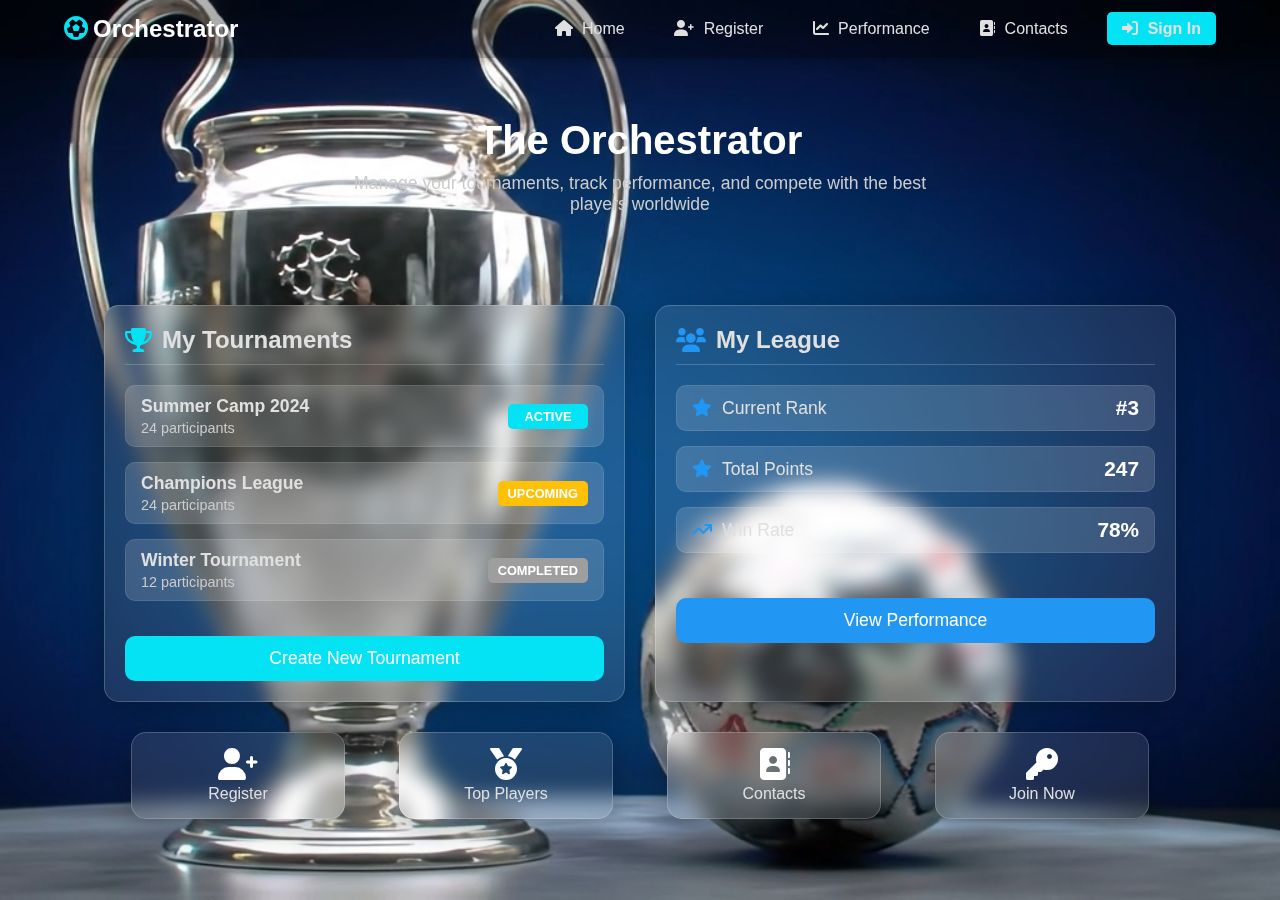
<file: index.html>
<!DOCTYPE html>
<html lang="en">
<head>
    <meta charset="UTF-8">
    <meta name="viewport" content="width=device-width, initial-scale=1.0">
    <title>Football Tournament Manager</title>
    <link rel="stylesheet" href="style.css">
    <link rel="stylesheet" href="https://cdnjs.cloudflare.com/ajax/libs/font-awesome/6.0.0-beta3/css/all.min.css">
</head>
<body>
    <header>
        <div class="logo">
            <i class="fas fa-futbol"></i>Orchestrator
        </div>
        <nav class="main-nav">
            <a href="#"><i class="fas fa-home"></i> Home</a>
            <a href="#"><i class="fas fa-user-plus"></i> Register</a>
            <a href="#"><i class="fas fa-chart-line"></i> Performance</a>
            <a href="#"><i class="fas fa-address-book"></i> Contacts</a>
            <a href="#" class="sign-in-btn"><i class="fas fa-sign-in-alt"></i> Sign In</a>
        </nav>
        <div class="menu-toggle">
            <i class="fas fa-bars"></i>
        </div>
    </header>

    <main>
         <video autoplay muted loop id="bg-video">
        <source src="video1.mp4" type="video/mp4">
        Your browser does not support the video tag.
       </video>
        <section class="hero-section">
            <h1>The Orchestrator</h1>
            <p>Manage your tournaments, track performance, and compete with the best players worldwide</p>
        </section>

        <section class="dashboard-grid">
            <div class="card glass-effect tournaments-card">
                <h2><i class="fas fa-trophy"></i> My Tournaments</h2>
                
                <div class="tournament-item glass-item active">
                    <div>
                       <a href="https://Yodirhydra.github.io/Website-Demo-3/practice.html/Practice/practice.html" target="_self"><h3>Summer Camp 2024</h3></a>
                        <p>24 participants</p>
                    </div>
                    <span class="status active-status">ACTIVE</span>
                </div>

                <div class="tournament-item glass-item upcoming">
                    <div>
                        <h3>Champions League</h3>
                        <p>24 participants</p>
                    </div>
                    <span class="status upcoming-status">UPCOMING</span>
                </div>

                <div class="tournament-item glass-item completed">
                    <div>
                        <h3>Winter Tournament</h3>
                        <p>12 participants</p>
                    </div>
                    <span class="status completed-status">COMPLETED</span>
                </div>

                <button class="create-btn">Create New Tournament</button>
            </div>

            <div class="card glass-effect league-card">
                <h2><i class="fas fa-users"></i> My League</h2>
                
                <div class="league-stat glass-item">
                    <div class="stat-name">
                        <i class="fas fa-star"></i> Current Rank
                    </div>
                    <span class="stat-value">#3</span>
                </div>
                
                <div class="league-stat glass-item">
                    <div class="stat-name">
                        <i class="fas fa-star"></i> Total Points
                    </div>
                    <span class="stat-value">247</span>
                </div>
                
                <div class="league-stat glass-item">
                    <div class="stat-name">
                        <i class="fas fa-arrow-trend-up"></i> Win Rate
                    </div>
                    <span class="stat-value">78%</span>
                </div>

                <button class="view-performance-btn">View Performance</button>
            </div>
        </section>

        <section class="quick-links">
            <div class="quick-link-item glass-effect">
                <i class="fas fa-user-plus"></i>
                <p>Register</p>
            </div>
            <div class="quick-link-item glass-effect">
                <i class="fas fa-medal"></i>
                <p>Top Players</p>
            </div>
            <div class="quick-link-item glass-effect">
                <i class="fas fa-address-book"></i>
                <p>Contacts</p>
            </div>
            <div class="quick-link-item glass-effect">
                <i class="fas fa-key"></i>
                <p>Join Now</p>
            </div>
        </section>
    </main>

    <script src="script.js"></script>
</body>

</html>
</file>
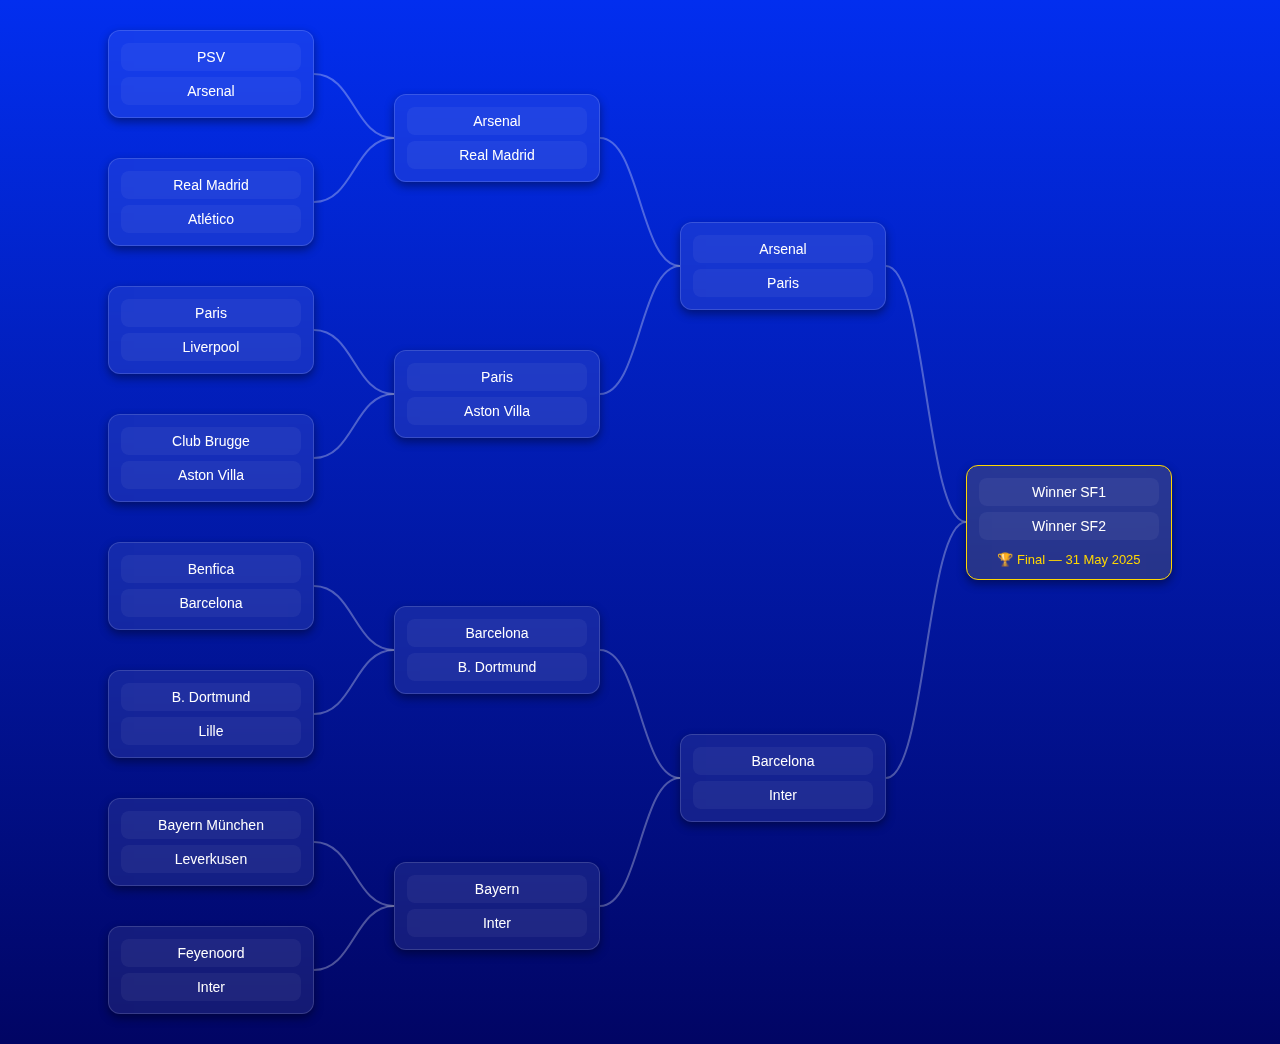
<file: knockout/knoc.html>
<!doctype html>
<html lang="en">
<head>
  <meta charset="utf-8" />
  <meta name="viewport" content="width=device-width,initial-scale=1" />
  <title>Champions League Bracket</title>
  <link rel="stylesheet" href="knoc.css" />
</head>
<body>
  <div class="bracket-wrapper">
    <svg id="lines"></svg>

    <!-- Round of 16 -->
    <div class="round">
      <div class="match" id="r16-1"><span>PSV</span><span>Arsenal</span></div>
      <div class="match" id="r16-2"><span>Real Madrid</span><span>Atlético</span></div>
      <div class="match" id="r16-3"><span>Paris</span><span>Liverpool</span></div>
      <div class="match" id="r16-4"><span>Club Brugge</span><span>Aston Villa</span></div>
      <div class="match" id="r16-5"><span>Benfica</span><span>Barcelona</span></div>
      <div class="match" id="r16-6"><span>B. Dortmund</span><span>Lille</span></div>
      <div class="match" id="r16-7"><span>Bayern München</span><span>Leverkusen</span></div>
      <div class="match" id="r16-8"><span>Feyenoord</span><span>Inter</span></div>
    </div>

    <!-- Quarterfinals -->
    <div class="round">
      <div class="match" id="qf-1"><span>Arsenal</span><span>Real Madrid</span></div>
      <div class="match" id="qf-2"><span>Paris</span><span>Aston Villa</span></div>
      <div class="match" id="qf-3"><span>Barcelona</span><span>B. Dortmund</span></div>
      <div class="match" id="qf-4"><span>Bayern</span><span>Inter</span></div>
    </div>

    <!-- Semifinals -->
    <div class="round">
      <div class="match" id="sf-1"><span>Arsenal</span><span>Paris</span></div>
      <div class="match" id="sf-2"><span>Barcelona</span><span>Inter</span></div>
    </div>

    <!-- Final -->
    <div class="round">
      <div class="match final" id="final">
        <span>Winner SF1</span>
        <span>Winner SF2</span>
        <div class="cup">🏆 Final — 31 May 2025</div>
      </div>
    </div>
  </div>

  <script src="knoc.js"></script>
</body>
</html>
</file>
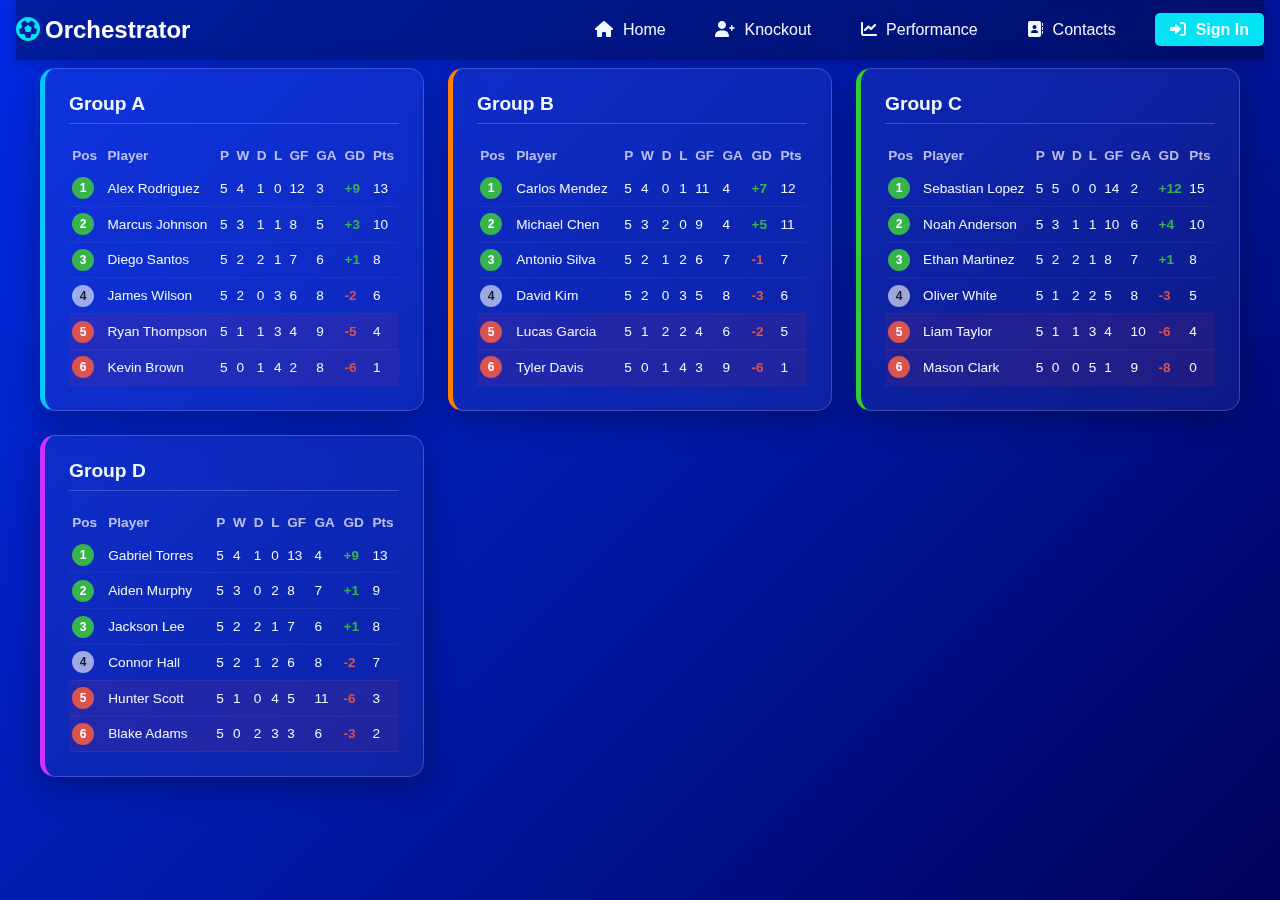
<file: Practice/practice.html>
<!DOCTYPE html>
<html lang="en">
<head>
    <meta charset="UTF-8">
    <meta name="viewport" content="width=device-width, initial-scale=1.0">
    <title>Football Tournament Manager</title>
    <link rel="stylesheet" href="practice.css">
    <link rel="stylesheet" href="https://cdnjs.cloudflare.com/ajax/libs/font-awesome/6.0.0-beta3/css/all.min.css">
</head>
<body>
    <header>
        <div class="logo">
            <i class="fas fa-futbol"></i>Orchestrator
        </div>
        <nav class="main-nav">
            <a href="#"><i class="fas fa-home"></i> Home</a>
            <a href="https://yodirhydra.github.io/Website-Demo-3/practice.html/knockout/knoc.html" target="_self"><i class="fas fa-user-plus"></i> Knockout</a>
            <a href="#"><i class="fas fa-chart-line"></i> Performance</a>
            <a href="#"><i class="fas fa-address-book"></i> Contacts</a>
            <a href="#" class="sign-in-btn"><i class="fas fa-sign-in-alt"></i> Sign In</a>
        </nav>
        <div class="menu-toggle">
            <i class="fas fa-bars"></i>
        </div>
    </header>

     <main class="large-groups-layout">
        <div class="group-container group-a">
            <h2>Group A</h2>
            <table id="groupA">
                <thead>
                    <tr>
                        <th>Pos</th>
                        <th>Player</th>
                        <th>P</th><th>W</th><th>D</th><th>L</th><th>GF</th><th>GA</th><th>GD</th><th>Pts</th>
                    </tr>
                </thead>
                <tbody></tbody>
            </table>
        </div>

        <div class="group-container group-b">
            <h2>Group B</h2>
            <table id="groupB">
                <thead>
                    <tr>
                        <th>Pos</th><th>Player</th><th>P</th><th>W</th><th>D</th><th>L</th><th>GF</th><th>GA</th><th>GD</th><th>Pts</th>
                    </tr>
                </thead>
                <tbody></tbody>
            </table>
        </div>

        <div class="group-container group-c">
            <h2>Group C</h2>
            <table id="groupC">
                <thead>
                    <tr>
                        <th>Pos</th><th>Player</th><th>P</th><th>W</th><th>D</th><th>L</th><th>GF</th><th>GA</th><th>GD</th><th>Pts</th>
                    </tr>
                </thead>
                <tbody></tbody>
            </table>
        </div>

        <div class="group-container group-d">
            <h2>Group D</h2>
            <table id="groupD">
                <thead>
                    <tr>
                        <th>Pos</th><th>Player</th><th>P</th><th>W</th><th>D</th><th>L</th><th>GF</th><th>GA</th><th>GD</th><th>Pts</th>
                    </tr>
                </thead>
                <tbody></tbody>
            </table>
        </div>
    </main>

    <script src="practice.js"></script>
</body>
</html>
</file>
<file: style.css>
/* Custom properties for easy color changes based on the new image */
:root {
    --primary-green: #03e3f4;
    --primary-blue: #2196F3; /* View Performance button, League icon colors */
    --status-upcoming: #FFC107; /* Status: Upcoming */
    --status-completed: #9E9E9E; /* Status: Completed */

    --text-color: #e0e0e0;
    --background-start: #022eef; 
    --background-end:#010564 ;
    --card-bg-light: rgba(255, 255, 255, 0.1); /* Main Box Glass */
    --nested-bg-light: rgba(255, 255, 255, 0.05); /* Nested Box Glass */
}
#bg-video {
    position: fixed;
    top: 50%;
    left: 50%;
    min-width: 100%;
    min-height: 100%;
    width: auto;
    height: auto;
    z-index: -2; /* Place it behind the content */
    transform: translate(-50%, -50%);
    object-fit: cover; /* Ensures the video covers the entire screen */
}
/* Global Reset and Background */
* {
    margin: 0;
    padding: 0;
    box-sizing: border-box;
    font-family: sans-serif;
}

body {
    background: linear-gradient(135deg, var(--background-start) 0%, var(--background-end) 100%);
    color: var(--text-color);
    min-height: 100vh;
    padding-bottom: 30px;
}

a {
    color: var(--text-color);
    text-decoration: none;
    transition: color 0.3s;
}

a:hover {
    color: var(--primary-green);
}

/* --- Glass Effect Classes --- */

/* Main Card Glass Effect */
.glass-effect {
    background: var(--card-bg-light);
    backdrop-filter: blur(10px);
    -webkit-backdrop-filter: blur(10px);
    border: 1px solid rgba(255, 255, 255, 0.2);
    border-radius: 15px;
    box-shadow: 0 8px 32px 0 rgba(0, 0, 0, 0.3);
    padding: 20px;
}

/* Nested Item Glass Effect */
.glass-item {
    background: var(--nested-bg-light);
    backdrop-filter: blur(5px);
    -webkit-backdrop-filter: blur(5px);
    border: 1px solid rgba(255, 255, 255, 0.1);
    border-radius: 10px;
    margin-bottom: 15px;
    padding: 10px 15px;
    transition: transform 0.2s;
    display: flex;
    justify-content: space-between;
    align-items: center;
}

.glass-item:hover {
    transform: translateY(-3px);
    box-shadow: 0 4px 15px rgba(0, 0, 0, 0.5);
}

/* Header and Navigation */
header {
    display: flex;
    justify-content: space-between;
    align-items: center;
    padding: 15px 5%;
    background: rgba(0, 0, 0, 0.3);
    box-shadow: 0 2px 10px rgba(0, 0, 0, 0.2);
    position: sticky;
    top: 0;
    z-index: 1000;
}

.logo {
    font-size: 1.5em;
    font-weight: bold;
    color: white;
}

.logo i {
    color: var(--primary-green);
    margin-right: 5px;
}

.main-nav a {
    margin-left: 25px;
    padding: 5px 10px;
    border-radius: 5px;
    transition: background 0.3s;
}

.main-nav a:hover {
    background: rgba(255, 255, 255, 0.1);
}

.main-nav i {
    margin-right: 5px;
}

.sign-in-btn {
    background-color: var(--primary-green);
    padding: 8px 15px !important;
    border-radius: 20px;
    font-weight: bold;
}

.sign-in-btn:hover {
    background-color: #66BB6A;
    color: white;
}

.menu-toggle {
    display: none;
    font-size: 1.5em;
    cursor: pointer;
}

/* Hero Section */
.hero-section {
    text-align: center;
    padding: 60px 5%;
}

.hero-section h1 {
    font-size: 2.5em;
    margin-bottom: 10px;
    color: white;
}

.hero-section p {
    font-size: 1.1em;
    max-width: 600px;
    margin: 0 auto;
    color: #cccccc;
}

/* Dashboard Grid */
.dashboard-grid {
    display: grid;
    grid-template-columns: 1fr 1fr;
    gap: 30px;
    max-width: 1200px;
    margin: 30px auto;
    padding: 0 5%;
}

/* Card Headers: Apply color to icons based on the image (My Tournaments is green/My League is blue) */
.card h2 {
    font-size: 1.5em;
    margin-bottom: 20px;
    border-bottom: 1px solid rgba(255, 255, 255, 0.2);
    padding-bottom: 10px;
    display: flex;
    align-items: center;
}

.tournaments-card h2 i {
    color: var(--primary-green); /* Trophy icon color */
    margin-right: 10px;
}

.league-card h2 i {
    color: var(--primary-blue); /* Users icon color */
    margin-right: 10px;
}

/* Tournaments Card Styling */
.tournament-item {
    display: flex;
    justify-content: space-between;
    align-items: center;
}

.tournament-item h3 {
    font-size: 1.1em;
    margin-bottom: 3px;
}

.tournament-item p {
    font-size: 0.9em;
    color: #cccccc;
}

.status {
    padding: 5px 10px;
    border-radius: 5px; /* Boxier look as in the image */
    font-size: 0.8em;
    font-weight: bold;
    text-transform: uppercase;
    color: white; /* Changed status text color to white for better contrast on colored backgrounds */
    min-width: 80px;
    text-align: center;
}

.active-status { background-color: var(--primary-green); }
.upcoming-status { background-color: var(--status-upcoming); }
.completed-status { background-color: var(--status-completed); }

.create-btn {
    width: 100%;
    padding: 12px;
    background-color: var(--primary-green); /* Green button */
    color: white;
    border: none;
    border-radius: 10px;
    font-size: 1.1em;
    cursor: pointer;
    margin-top: 20px;
    transition: background-color 0.3s;
}

.create-btn:hover {
    background-color: #66BB6A;
}

/* League Card Styling */
.league-card .glass-item {
    padding: 10px 15px;
}

.league-stat .stat-name {
    display: flex;
    align-items: center;
    font-size: 1.1em;
    flex-grow: 1;
}

.league-stat i {
    margin-right: 10px;
    color: var(--primary-blue); /* All league icons are blue */
}

.stat-value {
    font-weight: bold;
    font-size: 1.3em;
    color: white;
    min-width: 60px;
    text-align: right;
}

.view-performance-btn {
    width: 100%;
    padding: 12px;
    background-color: var(--primary-blue); /* Blue button */
    color: white;
    border: none;
    border-radius: 10px;
    font-size: 1.1em;
    cursor: pointer;
    margin-top: 30px;
    transition: background-color 0.3s;
}

.view-performance-btn:hover {
    background-color: #4C97DC;
}

/* Quick Links Section */
.quick-links {
    display: flex;
    justify-content: space-around;
    max-width: 1200px;
    margin: 30px auto 0;
    padding: 0 5%;
}

.quick-link-item {
    text-align: center;
    width: 20%;
    padding: 15px 10px;
    cursor: pointer;
    transition: transform 0.3s, background 0.3s;
}

.quick-link-item:hover {
    transform: translateY(-5px);
    background: rgba(255, 255, 255, 0.2);
}

.quick-link-item i {
    font-size: 2em;
    margin-bottom: 5px;
    color: white;
}


/* --- Responsiveness --- */
@media (max-width: 900px) {
    .dashboard-grid {
        grid-template-columns: 1fr;
        gap: 20px;
    }

    .quick-links {
        flex-wrap: wrap;
        gap: 20px;
        justify-content: center;
    }

    .quick-link-item {
        width: 45%;
    }
}

@media (max-width: 768px) {
    .main-nav {
        display: none;
        position: absolute;
        top: 60px;
        right: 0;
        width: 100%;
        background: rgba(0, 0, 0, 0.9);
        flex-direction: column;
        text-align: center;
        padding: 10px 0;
    }

    .main-nav.active {
        display: flex;
    }

    .main-nav a {
        margin: 10px 0;
        padding: 10px;
        width: 90%;
        border-bottom: 1px solid rgba(255, 255, 255, 0.1);
    }
    
    .menu-toggle {
        display: block;
    }
}

@media (max-width: 480px) {
    .hero-section h1 {
        font-size: 1.8em;
    }

    .quick-link-item {
        width: 100%;
    }

    .glass-item {
        flex-direction: column;
        align-items: flex-start;
    }

    .tournament-item .status {
        align-self: flex-end;
        margin-top: 5px;
    }
    
    .league-stat .stat-name {
        margin-bottom: 5px;
    }

    .league-stat .stat-value {
        align-self: flex-end;
    }
}
</file>
<file: knockout/knoc.css>
body {
  margin: 0;
 background: linear-gradient(180deg, #022eef, #010564);
  font-family: "Inter", sans-serif;
  color: #fff;
  display: flex;
  justify-content: center;
  align-items: flex-start;
  padding: 30px;
  overflow-x: auto;
}

.bracket-wrapper {
  display: flex;
  gap: 80px;
  position: relative;
}

.round {
  display: flex;
  flex-direction: column;
  justify-content: space-around;
  gap: 40px;
  position: relative;
}

.match {
  min-width: 180px;
  padding: 12px;
  border-radius: 12px;
  background: rgba(255, 255, 255, 0.08);
  backdrop-filter: blur(10px);
  border: 1px solid rgba(255, 255, 255, 0.15);
  box-shadow: 0 4px 10px rgba(0,0,0,0.4);
  display: flex;
  flex-direction: column;
  gap: 6px;
  text-align: center;
  position: relative;
  z-index: 2;
}

.match span {
  padding: 6px;
  border-radius: 8px;
  font-size: 14px;
  background: rgba(255,255,255,0.05);
}

.final {
  background: rgba(255, 215, 0, 0.15);
  border: 1px solid gold;
}

.cup {
  margin-top: 6px;
  font-size: 13px;
  color: gold;
}

svg#lines {
  position: absolute;
  top: 0;
  left: 0;
  width: 100%;
  height: 100%;
  pointer-events: none;
  z-index: 1;
}
</file>
<file: Practice/practice.css>
/* Custom properties for easy color changes based on the new image */
:root {
    --primary-green: #03e3f4;
    --primary-blue: #2196F3; /* View Performance button, League icon colors */
    --status-upcoming: #FFC107; /* Status: Upcoming */
    --status-completed: #9E9E9E; /* Status: Completed */

    --text-color: #e0e0e0;
    --background-start: #022eef; 
    --background-end:#010564 ;
    --card-bg-light: rgba(255, 255, 255, 0.1); /* Main Box Glass */
    --nested-bg-light: rgba(255, 255, 255, 0.05); /* Nested Box Glass */
}
#bg-video {
    position: fixed;
    top: 50%;
    left: 50%;
    min-width: 100%;
    min-height: 100%;
    width: auto;
    height: auto;
    z-index: -2; /* Place it behind the content */
    transform: translate(-50%, -50%);
    object-fit: cover; /* Ensures the video covers the entire screen */
}
/* Global Reset and Background */
* {
    margin: 0;
    padding: 0;
    box-sizing: border-box;
    font-family: sans-serif;
}

body {
    background: linear-gradient(135deg, var(--background-start) 0%, var(--background-end) 100%);
    color: var(--text-color);
    min-height: 100vh;
    padding-bottom: 30px;
}

a {
    color: var(--text-color);
    text-decoration: none;
    transition: color 0.3s;
}

a:hover {
    color: var(--primary-green);
}

/* --- Glass Effect Classes --- */

/* Main Card Glass Effect */
.glass-effect {
    background: var(--card-bg-light);
    backdrop-filter: blur(10px);
    -webkit-backdrop-filter: blur(10px);
    border: 1px solid rgba(255, 255, 255, 0.2);
    border-radius: 15px;
    box-shadow: 0 8px 32px 0 rgba(0, 0, 0, 0.3);
    padding: 20px;
}

/* Nested Item Glass Effect */
.glass-item {
    background: var(--nested-bg-light);
    backdrop-filter: blur(5px);
    -webkit-backdrop-filter: blur(5px);
    border: 1px solid rgba(255, 255, 255, 0.1);
    border-radius: 10px;
    margin-bottom: 15px;
    padding: 10px 15px;
    transition: transform 0.2s;
    display: flex;
    justify-content: space-between;
    align-items: center;
}

.glass-item:hover {
    transform: translateY(-3px);
    box-shadow: 0 4px 15px rgba(0, 0, 0, 0.5);
}

/* Header and Navigation */
header {
    display: flex;
    justify-content: space-between;
    align-items: center;
    padding: 15px 5%;
    background: rgba(0, 0, 0, 0.3);
    box-shadow: 0 2px 10px rgba(0, 0, 0, 0.2);
    position: sticky;
    top: 0;
    z-index: 1000;
}

.logo {
    font-size: 1.5em;
    font-weight: bold;
    color: white;
}

.logo i {
    color: var(--primary-green);
    margin-right: 5px;
}

.main-nav a {
    margin-left: 25px;
    padding: 5px 10px;
    border-radius: 5px;
    transition: background 0.3s;
}

.main-nav a:hover {
    background: rgba(255, 255, 255, 0.1);
}

.main-nav i {
    margin-right: 5px;
}

.sign-in-btn {
    background-color: var(--primary-green);
    padding: 8px 15px !important;
    border-radius: 20px;
    font-weight: bold;
}

.sign-in-btn:hover {
    background-color: #66BB6A;
    color: white;
}

.menu-toggle {
    display: none;
    font-size: 1.5em;
    cursor: pointer;
}

/* Hero Section */
.hero-section {
    text-align: center;
    padding: 60px 5%;
}

.hero-section h1 {
    font-size: 2.5em;
    margin-bottom: 10px;
    color: white;
}

.hero-section p {
    font-size: 1.1em;
    max-width: 600px;
    margin: 0 auto;
    color: #cccccc;
}

/* Dashboard Grid */
.dashboard-grid {
    display: grid;
    grid-template-columns: 1fr 1fr;
    gap: 30px;
    max-width: 1200px;
    margin: 30px auto;
    padding: 0 5%;
}

/* Card Headers: Apply color to icons based on the image (My Tournaments is green/My League is blue) */
.card h2 {
    font-size: 1.5em;
    margin-bottom: 20px;
    border-bottom: 1px solid rgba(255, 255, 255, 0.2);
    padding-bottom: 10px;
    display: flex;
    align-items: center;
}

.tournaments-card h2 i {
    color: var(--primary-green); /* Trophy icon color */
    margin-right: 10px;
}

.league-card h2 i {
    color: var(--primary-blue); /* Users icon color */
    margin-right: 10px;
}

/* Tournaments Card Styling */
.tournament-item {
    display: flex;
    justify-content: space-between;
    align-items: center;
}

.tournament-item h3 {
    font-size: 1.1em;
    margin-bottom: 3px;
}

.tournament-item p {
    font-size: 0.9em;
    color: #cccccc;
}

.status {
    padding: 5px 10px;
    border-radius: 5px; /* Boxier look as in the image */
    font-size: 0.8em;
    font-weight: bold;
    text-transform: uppercase;
    color: white; /* Changed status text color to white for better contrast on colored backgrounds */
    min-width: 80px;
    text-align: center;
}

.active-status { background-color: var(--primary-green); }
.upcoming-status { background-color: var(--status-upcoming); }
.completed-status { background-color: var(--status-completed); }

.create-btn {
    width: 100%;
    padding: 12px;
    background-color: var(--primary-green); /* Green button */
    color: white;
    border: none;
    border-radius: 10px;
    font-size: 1.1em;
    cursor: pointer;
    margin-top: 20px;
    transition: background-color 0.3s;
}

.create-btn:hover {
    background-color: #66BB6A;
}

/* League Card Styling */
.league-card .glass-item {
    padding: 10px 15px;
}

.league-stat .stat-name {
    display: flex;
    align-items: center;
    font-size: 1.1em;
    flex-grow: 1;
}

.league-stat i {
    margin-right: 10px;
    color: var(--primary-blue); /* All league icons are blue */
}

.stat-value {
    font-weight: bold;
    font-size: 1.3em;
    color: white;
    min-width: 60px;
    text-align: right;
}

.view-performance-btn {
    width: 100%;
    padding: 12px;
    background-color: var(--primary-blue); /* Blue button */
    color: white;
    border: none;
    border-radius: 10px;
    font-size: 1.1em;
    cursor: pointer;
    margin-top: 30px;
    transition: background-color 0.3s;
}

.view-performance-btn:hover {
    background-color: #4C97DC;
}

/* Quick Links Section */
.quick-links {
    display: flex;
    justify-content: space-around;
    max-width: 1200px;
    margin: 30px auto 0;
    padding: 0 5%;
}

.quick-link-item {
    text-align: center;
    width: 20%;
    padding: 15px 10px;
    cursor: pointer;
    transition: transform 0.3s, background 0.3s;
}

.quick-link-item:hover {
    transform: translateY(-5px);
    background: rgba(255, 255, 255, 0.2);
}

.quick-link-item i {
    font-size: 2em;
    margin-bottom: 5px;
    color: white;
}


/* --- Responsiveness --- */
@media (max-width: 900px) {
    .dashboard-grid {
        grid-template-columns: 1fr;
        gap: 20px;
    }

    .quick-links {
        flex-wrap: wrap;
        gap: 20px;
        justify-content: center;
    }

    .quick-link-item {
        width: 45%;
    }
}

@media (max-width: 768px) {
    .main-nav {
        display: none;
        position: absolute;
        top: 60px;
        right: 0;
        width: 100%;
        background: rgba(0, 0, 0, 0.9);
        flex-direction: column;
        text-align: center;
        padding: 10px 0;
    }

    .main-nav.active {
        display: flex;
    }

    .main-nav a {
        margin: 10px 0;
        padding: 10px;
        width: 90%;
        border-bottom: 1px solid rgba(255, 255, 255, 0.1);
    }
    
    .menu-toggle {
        display: block;
    }
}

@media (max-width: 480px) {
    .hero-section h1 {
        font-size: 1.8em;
    }

    .quick-link-item {
        width: 100%;
    }

    .glass-item {
        flex-direction: column;
        align-items: flex-start;
    }

    .tournament-item .status {
        align-self: flex-end;
        margin-top: 5px;
    }
    
    .league-stat .stat-name {
        margin-bottom: 5px;
    }

    .league-stat .stat-value {
        align-self: flex-end;
    }
}
/* Base Styles and Gradient Background */
:root {
    --bg-color-start: #022ae3; /* Darker Blue/Green */
    --bg-color-mid: #0119a7;    /* Middle Blue/Green */
    --bg-color-end: #010159;    /* Lighter Blue/Green */

    --glass-bg: rgba(255, 255, 255, 0.05); /* Very light, almost transparent white */
    --glass-border: rgba(255, 255, 255, 0.2); /* Semi-transparent white border */
    --text-color: #f0f8ff; /* Alice Blue */
    --header-color: rgba(255, 255, 255, 0.1);
    --highlight-green: #38b44c; /* For positive GD and top ranks */
    --highlight-red: #d9534f; /* For negative GD and bottom ranks */
    --accent-blue: #007bff;
    --table-row-hover: rgba(255, 255, 255, 0.08);
}

* {
    box-sizing: border-box;
    margin: 0;
    padding: 0;
}

body {
    font-family: 'Poppins', sans-serif;
    color: var(--text-color);
    min-height: 100vh;
    /* Main Background Gradient */
    background: linear-gradient(135deg, var(--bg-color-start) 0%, var(--bg-color-mid) 50%, var(--bg-color-end) 100%);
    padding: 0 1rem;
}

/* --- Header & Navigation --- */
header {
    display: flex;
    justify-content: space-between;
    align-items: center;
    padding: 1rem 0;
    margin-bottom: 0.5rem;
}

.logo {
    font-size: 1.5rem;
    font-weight: 700;
    color: #fff;
}

nav a, .sign-in a {
    color: var(--text-color);
    text-decoration: none;
    padding: 0.5rem 1rem;
    transition: color 0.3s;
    font-weight: 400;
}

nav a:hover, .sign-in a:hover {
    color: var(--accent-blue);
}

.sign-in a {
    background: var(--glass-bg);
    border-radius: 5px;
    padding: 0.5rem 1rem;
}

/* Sub-Navigation (Group Standings, Tournament Bracket, etc.) */
.sub-nav-wrapper {
    background-color: var(--header-color);
    border-bottom: 2px solid var(--glass-border);
    margin-bottom: 1.5rem;
}

.sub-nav {
    display: flex;
    max-width: 1200px;
    margin: 0 auto;
    padding: 0;
}

.sub-nav a {
    text-decoration: none;
    color: var(--text-color);
    padding: 0.75rem 1.5rem;
    border-bottom: 3px solid transparent;
    transition: all 0.3s ease;
    font-weight: 600;
}

.sub-nav a.sub-active {
    border-bottom-color: #fff; /* White line under active tab */
    background-color: rgba(255, 255, 255, 0.15); /* Slightly darker tab */
}

/* --- Main Content Layout --- */
main {
    display: grid;
    grid-template-columns: repeat(auto-fit, minmax(300px, 1fr)); /* Responsive grid */
    gap: 1.5rem;
    max-width: 1200px;
    margin: 0 auto 3rem;
}

/* --- Glassmorphism Card Effect --- */
.group-container {
    background: var(--glass-bg);
    backdrop-filter: blur(10px); /* Glassmorphism key property */
    -webkit-backdrop-filter: blur(10px);
    border-radius: 15px;
    border: 1px solid var(--glass-border);
    padding: 1.5rem;
    box-shadow: 0 8px 32px 0 rgba(0, 0, 0, 0.3);
    transition: transform 0.3s ease;
}

.group-container:hover {
    transform: translateY(-3px);
}

.group-container h2 {
    font-size: 1.2rem;
    font-weight: 600;
    margin-bottom: 1rem;
    border-bottom: 1px solid var(--glass-border);
    padding-bottom: 0.5rem;
}

/* Group Specific Gradient Accent (Top Left Corner subtle effect) */
.group-a { border-left: 5px solid #00c6ff; }
.group-b { border-left: 5px solid #ff7f00; }
.group-c { border-left: 5px solid #33cc33; }
.group-d { border-left: 5px solid #cc33ff; }


/* --- Table Styles --- */
table {
    width: 100%;
    border-collapse: collapse;
    font-size: 0.85rem;
}

thead th {
    font-weight: 600;
    text-align: left;
    padding: 0.5rem 0.2rem;
    color: rgba(255, 255, 255, 0.7);
}

tbody tr {
    background-color: transparent;
    transition: background-color 0.2s ease;
    cursor: default;
}

tbody tr:hover {
    background-color: var(--table-row-hover);
}

tbody td {
    padding: 0.4rem 0.2rem;
    border-bottom: 1px solid rgba(255, 255, 255, 0.05);
}

/* Player Name Column Wide */
tbody td:nth-child(2) {
    text-align: left;
    font-weight: 500;
    min-width: 100px; /* Ensure player name has room */
}

/* Position Circle */
.pos-circle {
    display: inline-flex;
    justify-content: center;
    align-items: center;
    width: 22px;
    height: 22px;
    border-radius: 50%;
    font-size: 0.75rem;
    font-weight: 700;
    color: #0f2027; /* Dark text for circle */
    margin-right: 5px;
}

/* Highlighting for Top and Bottom Ranks */
.rank-1 .pos-circle, .rank-2 .pos-circle, .rank-3 .pos-circle {
    background-color: var(--highlight-green);
    color: #fff;
}

.rank-4 .pos-circle {
    background-color: rgba(255, 255, 255, 0.6);
}

.rank-5 .pos-circle, .rank-6 .pos-circle {
    background-color: var(--highlight-red);
    color: #fff;
}

/* Goal Difference (GD) Colors */
.gd-positive {
    color: var(--highlight-green);
    font-weight: 700;
}

.gd-negative {
    color: var(--highlight-red);
    font-weight: 700;
}

/* Highlighting entire row for bottom two (5th and 6th) */
.rank-5, .rank-6 {
    background-color: rgba(220, 53, 69, 0.1); /* Subtle red tint */
}


/* Made in Bolt Badge */
.made-in-bolt {
    position: fixed;
    bottom: 10px;
    right: 10px;
    padding: 5px 10px;
    background-color: #3f51b5;
    color: white;
    border-radius: 5px;
    font-size: 0.7rem;
    font-weight: 600;
    opacity: 0.8;
}

/* Responsive adjustments */
@media (max-width: 768px) {
    body {
        padding: 0;
    }

    header {
        flex-direction: column;
        padding: 1rem;
    }

    nav {
        margin-top: 0.5rem;
    }

    .sign-in {
        display: none; /* Hide for very small screens */
    }

    .group-container {
        padding: 1rem 0.5rem;
    }

    /* Hide less important columns on mobile */
    table th:nth-child(5), table td:nth-child(5), /* D (Draw) */
    table th:nth-child(7), table td:nth-child(7), /* GF */
    table th:nth-child(8), table td:nth-child(8)  /* GA */
    {
        display: none;
    }
}
</file>
